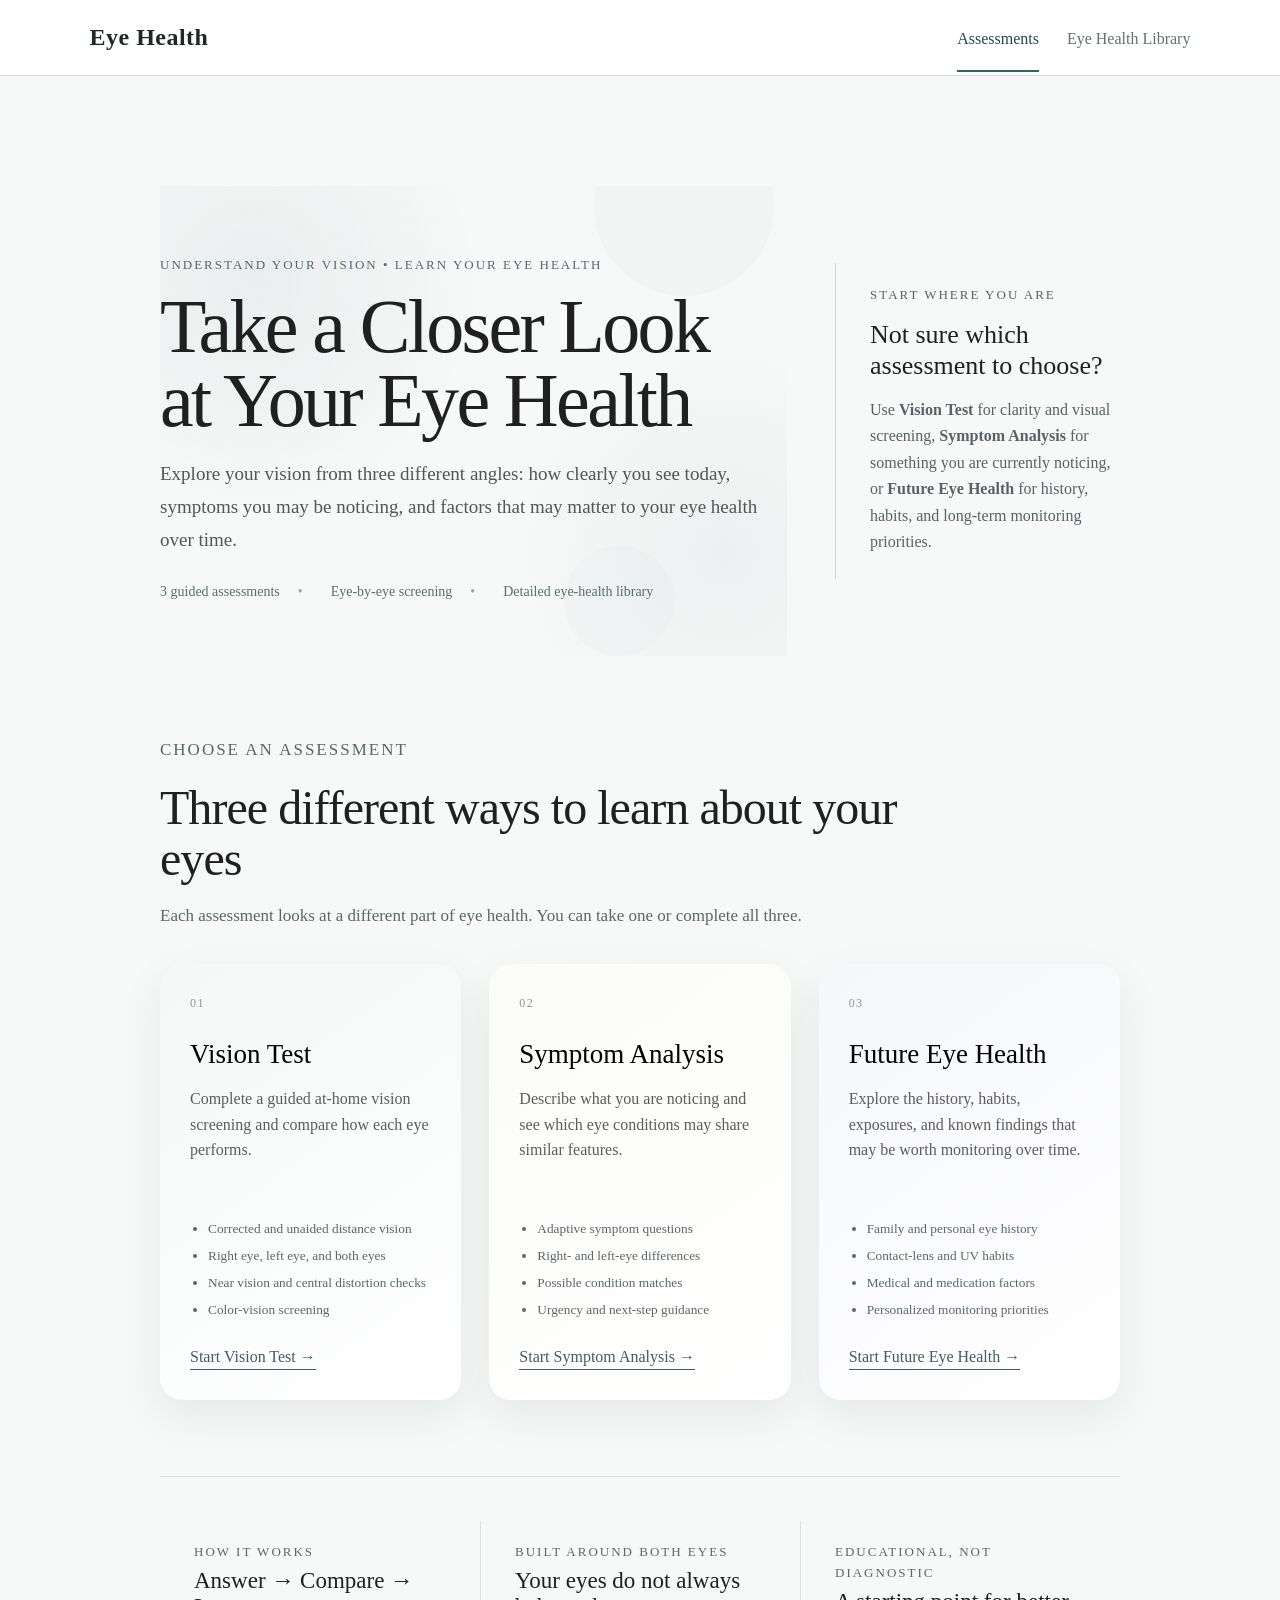
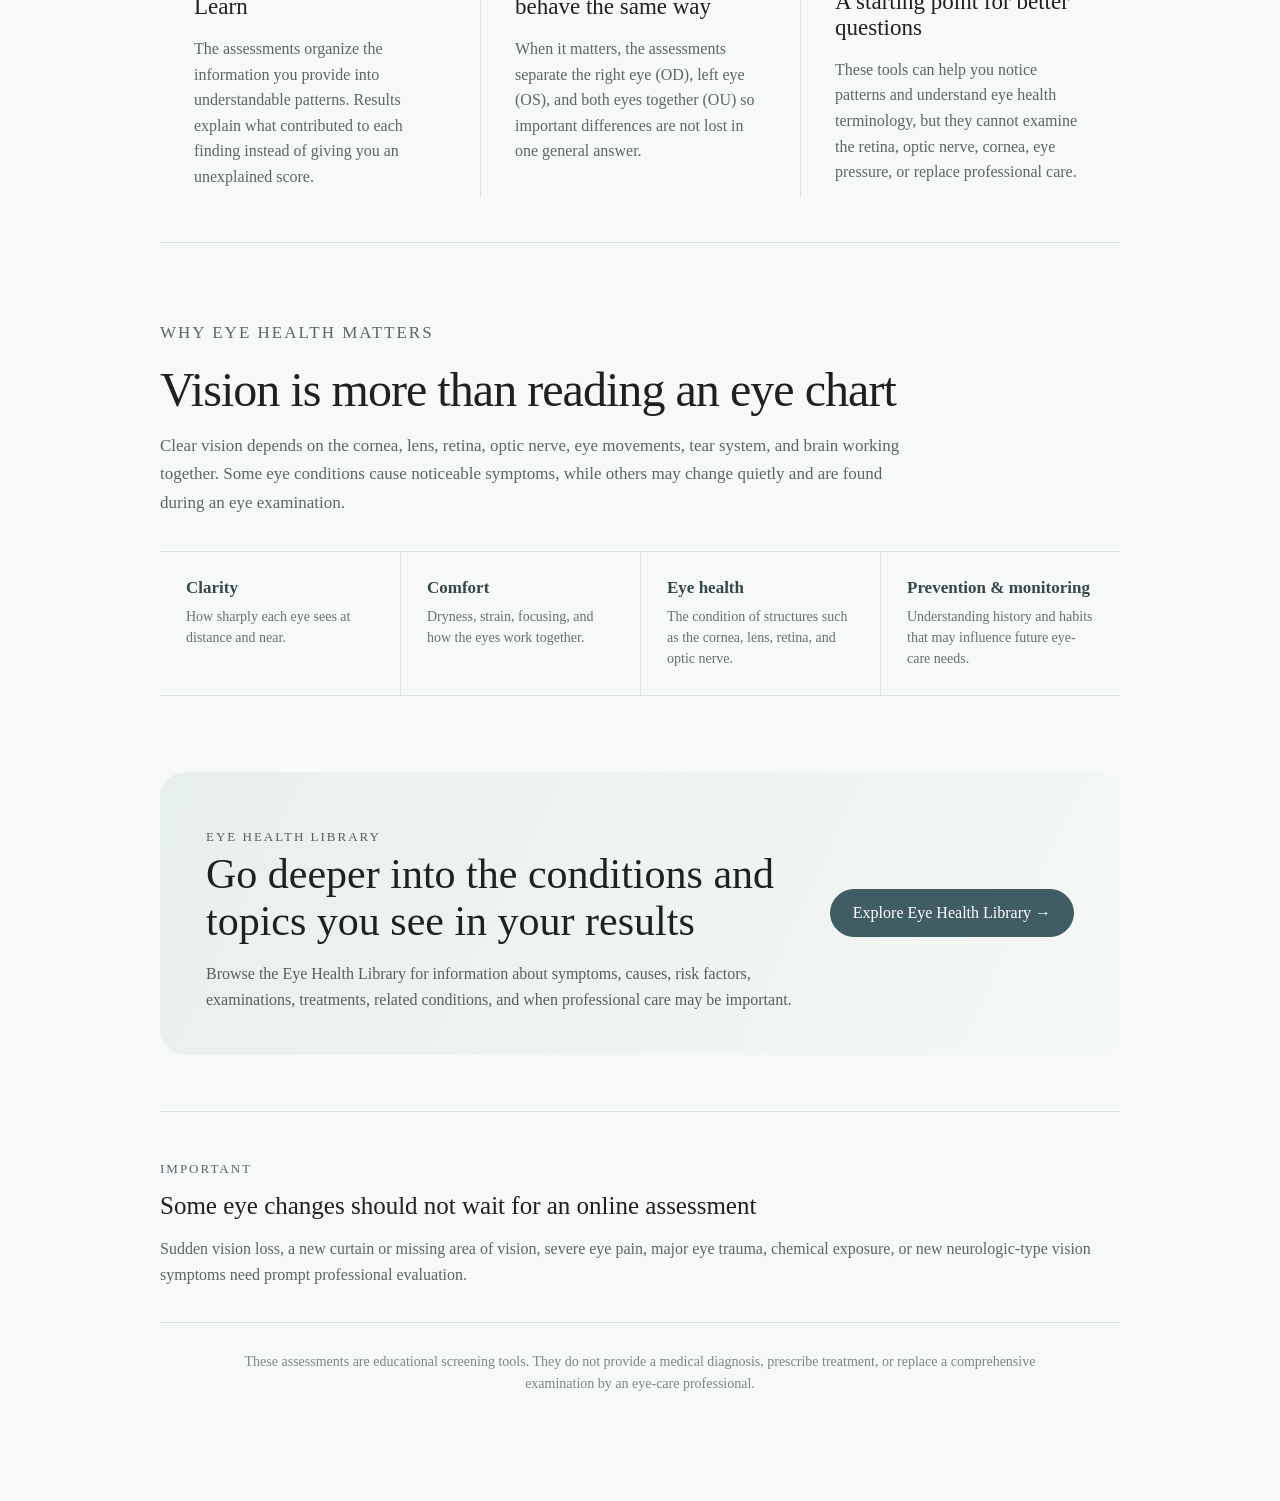
<file: index.html>
<!DOCTYPE html>
<html lang="en">

<head>
    <meta charset="UTF-8">
    <meta name="viewport" content="width=device-width, initial-scale=1.0">

    <title>Eye Health Assessment</title>

    <link rel="stylesheet" href="style.css">
</head>

<body>

    <header class="main-site-header">
        <a class="main-brand" href="index.html">Eye Health</a>
        <nav class="main-site-nav" aria-label="Main navigation">
            <a class="active" href="index.html">Assessments</a>
            <a href="library.html">Eye Health Library</a>
        </nav>
    </header>


    <main class="assessment-container">

        <!-- TEST SELECTION SCREEN -->
        <section id="selectionScreen">

            <div class="home-hero">
                <div class="home-hero-copy">
                    <div class="hero-orb hero-orb-one"></div>
                    <div class="hero-orb hero-orb-two"></div>
                    <p class="eyebrow">UNDERSTAND YOUR VISION • LEARN YOUR EYE HEALTH</p>

                    <h1>Take a Closer Look at Your Eye Health</h1>

                    <p class="intro home-hero-intro">
                        Explore your vision from three different angles: how clearly
                        you see today, symptoms you may be noticing, and factors that
                        may matter to your eye health over time.
                    </p>

                    <div class="home-hero-points">
                        <span>3 guided assessments</span>
                        <span>Eye-by-eye screening</span>
                        <span>Detailed eye-health library</span>
                    </div>
                </div>

                <div class="home-hero-note">
                    <p class="eyebrow">START WHERE YOU ARE</p>
                    <h2>Not sure which assessment to choose?</h2>
                    <p>
                        Use <strong>Vision Test</strong> for clarity and visual screening,
                        <strong>Symptom Analysis</strong> for something you are currently
                        noticing, or <strong>Future Eye Health</strong> for history, habits,
                        and long-term monitoring priorities.
                    </p>
                </div>
            </div>


            <section class="home-section">
                <div class="home-section-heading">
                    <p class="eyebrow">CHOOSE AN ASSESSMENT</p>
                    <h2>Three different ways to learn about your eyes</h2>
                    <p>
                        Each assessment looks at a different part of eye health.
                        You can take one or complete all three.
                    </p>
                </div>

                <div class="test-options">

                    <button class="test-card enhanced-test-card" onclick="startTest('vision')">
                        <div class="test-card-number">01</div>
                        <h2>Vision Test</h2>

                        <p>
                            Complete a guided at-home vision screening and compare
                            how each eye performs.
                        </p>

                        <ul>
                            <li>Corrected and unaided distance vision</li>
                            <li>Right eye, left eye, and both eyes</li>
                            <li>Near vision and central distortion checks</li>
                            <li>Color-vision screening</li>
                        </ul>

                        <span>Start Vision Test →</span>
                    </button>


                    <button class="test-card enhanced-test-card" onclick="startTest('symptom')">
                        <div class="test-card-number">02</div>
                        <h2>Symptom Analysis</h2>

                        <p>
                            Describe what you are noticing and see which eye
                            conditions may share similar features.
                        </p>

                        <ul>
                            <li>Adaptive symptom questions</li>
                            <li>Right- and left-eye differences</li>
                            <li>Possible condition matches</li>
                            <li>Urgency and next-step guidance</li>
                        </ul>

                        <span>Start Symptom Analysis →</span>
                    </button>


                    <button class="test-card enhanced-test-card" onclick="startTest('future')">
                        <div class="test-card-number">03</div>
                        <h2>Future Eye Health</h2>

                        <p>
                            Explore the history, habits, exposures, and known
                            findings that may be worth monitoring over time.
                        </p>

                        <ul>
                            <li>Family and personal eye history</li>
                            <li>Contact-lens and UV habits</li>
                            <li>Medical and medication factors</li>
                            <li>Personalized monitoring priorities</li>
                        </ul>

                        <span>Start Future Eye Health →</span>
                    </button>

                </div>
            </section>


            <section class="home-info-grid">
                <div class="home-info-card">
                    <p class="eyebrow">HOW IT WORKS</p>
                    <h2>Answer → Compare → Learn</h2>
                    <p>
                        The assessments organize the information you provide into
                        understandable patterns. Results explain what contributed
                        to each finding instead of giving you an unexplained score.
                    </p>
                </div>

                <div class="home-info-card">
                    <p class="eyebrow">BUILT AROUND BOTH EYES</p>
                    <h2>Your eyes do not always behave the same way</h2>
                    <p>
                        When it matters, the assessments separate the right eye
                        (OD), left eye (OS), and both eyes together (OU) so important
                        differences are not lost in one general answer.
                    </p>
                </div>

                <div class="home-info-card">
                    <p class="eyebrow">EDUCATIONAL, NOT DIAGNOSTIC</p>
                    <h2>A starting point for better questions</h2>
                    <p>
                        These tools can help you notice patterns and understand eye
                        health terminology, but they cannot examine the retina,
                        optic nerve, cornea, eye pressure, or replace professional care.
                    </p>
                </div>
            </section>


            <section class="home-section home-learn-section">
                <div class="home-section-heading">
                    <p class="eyebrow">WHY EYE HEALTH MATTERS</p>
                    <h2>Vision is more than reading an eye chart</h2>
                    <p>
                        Clear vision depends on the cornea, lens, retina, optic nerve,
                        eye movements, tear system, and brain working together. Some
                        eye conditions cause noticeable symptoms, while others may
                        change quietly and are found during an eye examination.
                    </p>
                </div>

                <div class="home-mini-grid">
                    <div>
                        <strong>Clarity</strong>
                        <p>How sharply each eye sees at distance and near.</p>
                    </div>
                    <div>
                        <strong>Comfort</strong>
                        <p>Dryness, strain, focusing, and how the eyes work together.</p>
                    </div>
                    <div>
                        <strong>Eye health</strong>
                        <p>The condition of structures such as the cornea, lens, retina, and optic nerve.</p>
                    </div>
                    <div>
                        <strong>Prevention & monitoring</strong>
                        <p>Understanding history and habits that may influence future eye-care needs.</p>
                    </div>
                </div>
            </section>


            <div class="library-access-card expanded-library-card">
                <div>
                    <p class="eyebrow">EYE HEALTH LIBRARY</p>
                    <h2>Go deeper into the conditions and topics you see in your results</h2>
                    <p>
                        Browse the Eye Health Library for information about symptoms,
                        causes, risk factors, examinations, treatments, related
                        conditions, and when professional care may be important.
                    </p>
                </div>

                <a class="library-access-button" href="library.html">
                    Explore Eye Health Library →
                </a>
            </div>


            <section class="home-safety-note">
                <p class="eyebrow">IMPORTANT</p>
                <h2>Some eye changes should not wait for an online assessment</h2>
                <p>
                    Sudden vision loss, a new curtain or missing area of vision,
                    severe eye pain, major eye trauma, chemical exposure, or new
                    neurologic-type vision symptoms need prompt professional evaluation.
                </p>
            </section>

            <p class="disclaimer home-disclaimer">
                These assessments are educational screening tools. They do not
                provide a medical diagnosis, prescribe treatment, or replace a
                comprehensive examination by an eye-care professional.
            </p>

        </section>



        <!-- TEST SCREEN -->
        <section id="testScreen" class="hidden">

            <button class="back-button" onclick="returnHome()">
                ← Back to Assessments
            </button>


            <div class="progress-area">

                <div class="progress-information">

                    <span id="testName"></span>

                    <span id="questionCounter"></span>

                </div>


                <div class="progress-track">

                    <div id="progressBar"></div>

                </div>

            </div>


            <div class="question-area">

                <p id="questionCategory" class="eyebrow"></p>

                <h1 id="questionText"></h1>

                <p id="questionExplanation" class="question-explanation"></p>


                <div id="answerChoices" class="answer-choices"></div>


                <div class="navigation">

                    <button
                        id="previousButton"
                        class="secondary-button"
                        onclick="previousQuestion()"
                    >
                        Previous
                    </button>


                    <button
                        id="nextButton"
                        class="primary-button"
                        onclick="nextQuestion()"
                        disabled
                    >
                        Next
                    </button>

                </div>

            </div>

        </section>



        <!-- COMPLETION SCREEN -->
        <section id="completionScreen" class="hidden">

            <p class="eyebrow">ASSESSMENT COMPLETE</p>

            <h1>Your answers have been recorded.</h1>

            <p class="intro">
                Eventually, this is where your personalized eye-health
                results will appear.
            </p>


            <div id="answerSummary"></div>


            <button
                class="primary-button"
                onclick="returnHome()"
            >
                Return to Assessments
            </button>

        </section>

    </main>


    <script src="script.js"></script>

</body>

</html>
</file>
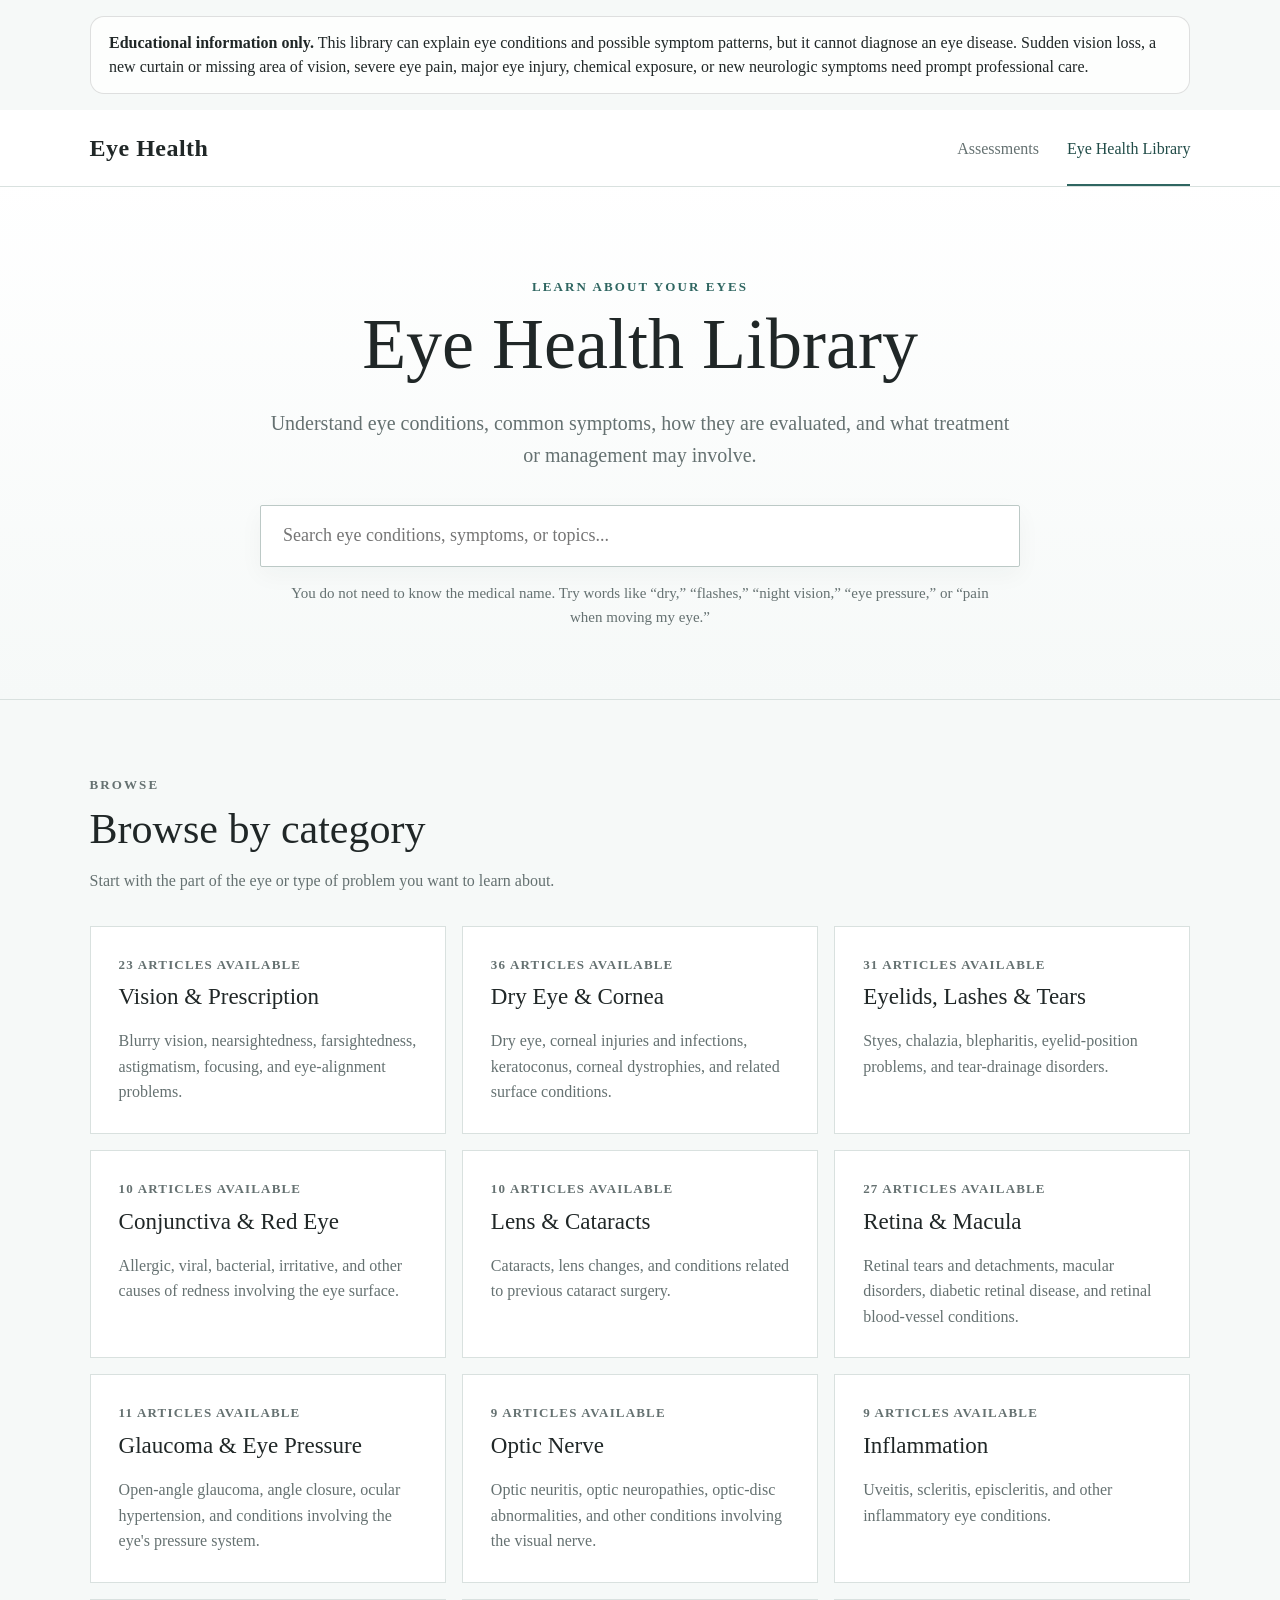
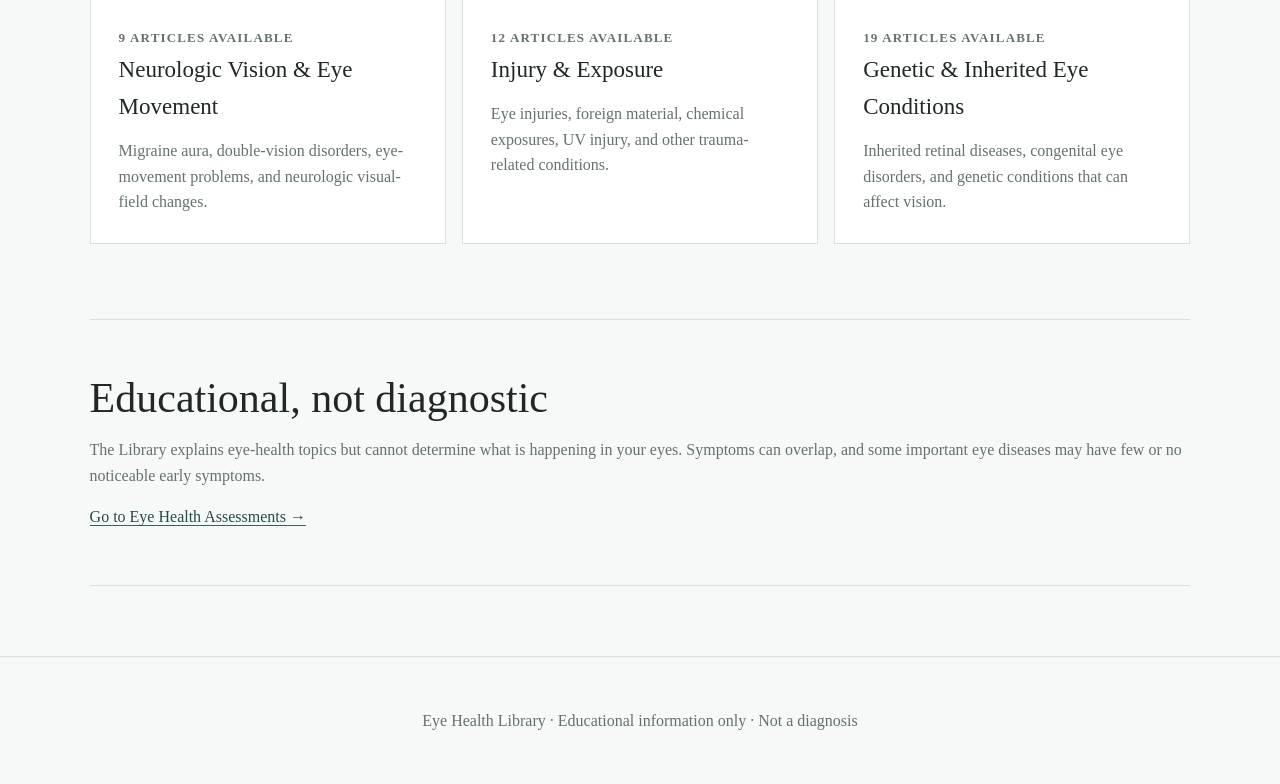
<file: library.html>
<!DOCTYPE html>
<html lang="en">
<head>
    <meta charset="UTF-8">
    <meta name="viewport" content="width=device-width, initial-scale=1.0">
    <title>Eye Health Library</title>
    <link rel="stylesheet" href="library.css">
</head>

<body>

<section class="library-disclaimer" aria-label="Educational information notice">
  <strong>Educational information only.</strong>
  This library can explain eye conditions and possible symptom patterns, but it cannot diagnose an eye disease.
  Sudden vision loss, a new curtain or missing area of vision, severe eye pain, major eye injury, chemical exposure,
  or new neurologic symptoms need prompt professional care.
</section>


    <header class="site-header">
        <a class="brand" href="index.html">Eye Health</a>

        <nav class="site-nav" aria-label="Main navigation">
            <a href="index.html">Assessments</a>
            <a class="active" href="library.html">Eye Health Library</a>
        </nav>
    </header>

    <main>

        <!-- =====================================================
             LIBRARY HOME
        ====================================================== -->

        <section id="libraryHome">

            <div class="hero">
                <p class="eyebrow">LEARN ABOUT YOUR EYES</p>

                <h1>Eye Health Library</h1>

                <p class="hero-copy">
                    Understand eye conditions, common symptoms, how they are
                    evaluated, and what treatment or management may involve.
                </p>

                <div class="search-wrap">
                    <label class="sr-only" for="conditionSearch">
                        Search eye conditions, symptoms, or topics
                    </label>

                    <input
                        id="conditionSearch"
                        type="search"
                        placeholder="Search eye conditions, symptoms, or topics..."
                        autocomplete="off"
                    >
                </div>

                <p class="search-note">
                    You do not need to know the medical name. Try words like
                    “dry,” “flashes,” “night vision,” “eye pressure,” or
                    “pain when moving my eye.”
                </p>
            </div>

            <section id="searchResultsSection" class="content-section hidden">
                <div class="section-heading">
                    <p class="eyebrow">SEARCH RESULTS</p>
                    <h2 id="searchResultsTitle">Results</h2>
                </div>

                <div id="searchResults" class="condition-grid"></div>
            </section>

            <section id="categorySection" class="content-section">
                <div class="section-heading">
                    <p class="eyebrow">BROWSE</p>
                    <h2>Browse by category</h2>
                    <p>
                        Start with the part of the eye or type of problem you
                        want to learn about.
                    </p>
                </div>

                <div id="categoryGrid" class="category-grid"></div>
            </section>

            <section class="library-note">
                <h2>Educational, not diagnostic</h2>

                <p>
                    The Library explains eye-health topics but cannot determine
                    what is happening in your eyes. Symptoms can overlap, and
                    some important eye diseases may have few or no noticeable
                    early symptoms.
                </p>

                <a class="text-link" href="index.html">
                    Go to Eye Health Assessments →
                </a>
            </section>

        </section>


        <!-- =====================================================
             CATEGORY VIEW
        ====================================================== -->

        <section id="categoryView" class="hidden article-shell">

            <button class="back-link" onclick="showLibraryHome()">
                ← Eye Health Library
            </button>

            <div class="article-header">

                <p class="eyebrow">CATEGORY</p>

                <h1 id="categoryTitle"></h1>

                <p id="categoryDescription" class="article-intro"></p>

            </div>

            <div class="search-wrap category-search">
                <input
                    id="categorySearch"
                    type="search"
                    placeholder="Search within this category..."
                    autocomplete="off"
                >
            </div>

            <div id="categoryConditions" class="condition-grid"></div>

        </section>


        <!-- =====================================================
             CONDITION ARTICLE
        ====================================================== -->

        <article id="conditionView" class="hidden article-shell">

            <button id="articleBackButton" class="back-link">
                ← Eye Health Library
            </button>

            <header class="article-header">

                <div id="conditionTags" class="tag-row"></div>

                <h1 id="conditionName"></h1>

                <p id="conditionIntro" class="article-intro"></p>

                <div class="view-switch" role="group" aria-label="Article detail level">
                    <button
                        id="simpleViewButton"
                        class="view-switch-button selected"
                        onclick="setDetailLevel('simple')"
                    >
                        Simple
                    </button>

                    <button
                        id="detailedViewButton"
                        class="view-switch-button"
                        onclick="setDetailLevel('detailed')"
                    >
                        Detailed
                    </button>
                </div>

            </header>


            <section class="article-section">
                <p class="eyebrow">OVERVIEW</p>
                <h2>What is it?</h2>

                <div id="overviewText"></div>
                <div id="overviewDetailed" class="detailed-content hidden"></div>
            </section>


            <section class="article-section">
                <p class="eyebrow">SYMPTOMS</p>
                <h2>What might someone notice?</h2>

                <div id="symptomGrid" class="fact-grid"></div>

                <div id="symptomsDetailed" class="detailed-content hidden"></div>
            </section>


            <section class="article-section">
                <p class="eyebrow">CAUSES & RISK</p>
                <h2>Why can it happen?</h2>

                <div id="causeCards" class="stack-grid"></div>

                <div id="riskSection">
                    <h3>Factors that may matter</h3>
                    <ul id="riskList"></ul>
                </div>

                <div id="causesDetailed" class="detailed-content hidden"></div>
            </section>


            <section class="article-section">
                <p class="eyebrow">EYE EXAM</p>
                <h2>How might an eye doctor evaluate it?</h2>

                <p id="diagnosisText"></p>

                <div id="examCards" class="stack-grid compact"></div>

                <div id="diagnosisDetailed" class="detailed-content hidden"></div>
            </section>


            <section class="article-section">
                <p class="eyebrow">MANAGEMENT</p>
                <h2>How is it managed or treated?</h2>

                <p id="treatmentIntro"></p>

                <div id="treatmentCards" class="stack-grid"></div>

                <div id="treatmentDetailed" class="detailed-content hidden"></div>
            </section>


            <section id="seekCareBox" class="seek-care-box">
                <p class="eyebrow">WHEN TO SEEK CARE</p>
                <h2 id="seekCareHeading"></h2>
                <p id="seekCareText"></p>
            </section>


            <section class="article-section">
                <p class="eyebrow">RELATED TOPICS</p>
                <h2>Keep learning</h2>

                <div id="relatedConditions" class="condition-grid"></div>
            </section>


            <section class="article-section source-section">
                <p class="eyebrow">SOURCES</p>
                <h2>Medical references</h2>

                <p>
                    Articles in this Library are written in patient-friendly
                    language using established eye-health references. The
                    sources below can be used for more information.
                </p>

                <div id="sourceLinks"></div>
            </section>


            <section class="assessment-cta">
                <p class="eyebrow">HAVING EYE OR VISION SYMPTOMS?</p>
                <h2>Organize what you are noticing.</h2>

                <p>
                    The Symptom Analysis asks adaptive questions about what
                    you are experiencing and provides educational pattern
                    matches that may be useful to discuss with an eye-care
                    professional.
                </p>

                <a class="primary-button" href="index.html">
                    Start Symptom Analysis
                </a>
            </section>

        </article>

    </main>

    <footer class="site-footer">
        <p>
            Eye Health Library · Educational information only · Not a diagnosis
        </p>
    </footer>

    <script src="library.js"></script>

</body>
</html>
</file>
<file: style.css>
* {
    box-sizing: border-box;
}

body {
    margin: 0;
    background-color: #f7f8f8;
    color: #202020;
    font-family: "Times New Roman", Times, serif;
}

button {
    font-family: "Times New Roman", Times, serif;
}

.assessment-container {
    width: 90%;
    max-width: 1000px;
    margin: 0 auto;
    padding: 80px 20px;
}

h1 {
    font-size: 46px;
    font-weight: normal;
    margin: 10px 0 20px;
}

h2 {
    font-size: 25px;
    font-weight: normal;
}

p {
    line-height: 1.6;
}

.eyebrow {
    font-size: 13px;
    letter-spacing: 2px;
    color: #52686e;
}

.intro {
    max-width: 650px;
    font-size: 19px;
    color: #555;
    margin-bottom: 45px;
}


/* TEST CARDS */

.test-options {
    display: grid;
    grid-template-columns: repeat(3, 1fr);
    gap: 20px;
}

.test-card {
    background: white;
    border: 1px solid #d7dede;
    border-radius: 4px;

    padding: 30px;

    text-align: left;
    cursor: pointer;

    min-height: 270px;

    transition: 0.2s;
}

.test-card:hover {
    transform: translateY(-3px);
    border-color: #81999e;
    box-shadow: 0 5px 20px rgba(0, 0, 0, 0.06);
}

.test-card p {
    color: #5c5c5c;
    font-size: 16px;
    min-height: 115px;
}

.test-card span {
    color: #405d63;
    font-size: 16px;
}

.disclaimer {
    margin-top: 40px;
    color: #777;
    font-size: 14px;
}


/* TEST */

.hidden {
    display: none;
}

.back-button {
    border: none;
    background: none;
    padding: 0;
    cursor: pointer;
    color: #52686e;
    font-size: 16px;
    margin-bottom: 45px;
}

.progress-area {
    margin-bottom: 60px;
}

.progress-information {
    display: flex;
    justify-content: space-between;
    color: #666;
    margin-bottom: 10px;
}

.progress-track {
    width: 100%;
    height: 5px;
    background: #dde3e3;
}

#progressBar {
    height: 100%;
    width: 0%;
    background: #52686e;
    transition: width 0.3s;
}

.question-area {
    max-width: 720px;
    margin: 0 auto;
}

.question-area h1 {
    font-size: 35px;
}

.question-explanation {
    color: #666;
    font-size: 17px;
    margin-bottom: 35px;
}


/* ANSWERS */

.answer-choices {
    display: grid;
    gap: 12px;
}

.answer-button {
    width: 100%;

    background: white;

    border: 1px solid #ccd5d6;
    border-radius: 3px;

    padding: 18px 20px;

    text-align: left;

    font-size: 17px;

    cursor: pointer;
}

.answer-button:hover {
    border-color: #52686e;
}

.answer-button.selected {
    border: 2px solid #52686e;
    background: #f0f4f4;
}


/* NAVIGATION */

.navigation {
    display: flex;
    justify-content: space-between;
    margin-top: 50px;
}

.primary-button,
.secondary-button {
    padding: 13px 28px;
    font-size: 16px;
    cursor: pointer;
}

.primary-button {
    background: #405d63;
    color: white;
    border: 1px solid #405d63;
}

.primary-button:disabled {
    opacity: 0.4;
    cursor: not-allowed;
}

.secondary-button {
    background: white;
    color: #405d63;
    border: 1px solid #aab7b9;
}


/* MOBILE */

@media (max-width: 750px) {

    .assessment-container {
        padding: 45px 15px;
    }

    h1 {
        font-size: 36px;
    }

    .test-options {
        grid-template-columns: 1fr;
    }

    .test-card {
        min-height: auto;
    }

    .test-card p {
        min-height: auto;
    }

}

/* =========================================================
   SITE NAVIGATION + LIBRARY CONNECTION
   ========================================================= */

.main-site-header {
    min-height: 76px;
    padding: 0 7vw;
    border-bottom: 1px solid #d9e1df;
    background: rgba(255, 255, 255, 0.96);
    display: flex;
    align-items: center;
    justify-content: space-between;
    gap: 30px;
}

.main-brand {
    color: #202727;
    text-decoration: none;
    font-size: 24px;
    font-weight: bold;
    letter-spacing: 0.02em;
}

.main-site-nav {
    display: flex;
    gap: 28px;
}

.main-site-nav a {
    color: #657171;
    text-decoration: none;
    font-size: 16px;
    padding: 26px 0 22px;
    border-bottom: 2px solid transparent;
}

.main-site-nav a:hover,
.main-site-nav a.active {
    color: #214c48;
    border-bottom-color: #2f6661;
}

.library-access-card {
    margin-top: 28px;
    padding: 30px;
    border: 1px solid #d7dede;
    background: white;
    display: flex;
    justify-content: space-between;
    align-items: center;
    gap: 30px;
}

.library-access-card h2 {
    margin: 4px 0 8px;
}

.library-access-card p {
    margin-bottom: 0;
    max-width: 650px;
    color: #5c5c5c;
}

.library-access-button {
    flex: 0 0 auto;
    padding: 13px 20px;
    background: #405d63;
    color: white;
    border: 1px solid #405d63;
    text-decoration: none;
}

@media (max-width: 750px) {
    .main-site-header {
        padding: 0 5vw;
        align-items: flex-start;
        flex-direction: column;
        gap: 0;
        padding-top: 18px;
    }

    .main-site-nav {
        gap: 20px;
    }

    .main-site-nav a {
        padding: 14px 0 16px;
    }

    .library-access-card {
        align-items: flex-start;
        flex-direction: column;
    }
}


/* =========================================================
   VISION TEST v1.0
   ========================================================= */

.prescription-form,
.calibration-tool,
.acuity-screen {
    width: 100%;
}

.rx-heading-row,
.rx-row {
    display: grid;
    grid-template-columns: minmax(130px, 1fr) minmax(130px, 1fr) minmax(130px, 1fr);
    gap: 12px;
    align-items: center;
}

.rx-heading-row {
    margin-bottom: 10px;
    color: #405d63;
}

.rx-row {
    margin-bottom: 10px;
}

.rx-row input {
    width: 100%;
    padding: 13px 12px;
    border: 1px solid #ccd5d6;
    background: white;
    font: inherit;
}

.rx-help {
    margin: 24px 0;
    padding: 18px;
    border: 1px solid #d7dede;
    background: #f7f9f9;
    color: #555;
}

.rx-help p {
    margin: 8px 0 0;
}

.rx-save-button,
.rx-skip-button {
    margin-right: 10px;
    margin-bottom: 10px;
}

.calibration-instruction {
    color: #555;
}

.calibration-card {
    height: 54px;
    max-width: 100%;
    margin: 30px auto;
    border: 2px solid #405d63;
    background: white;
    display: flex;
    align-items: center;
    justify-content: center;
    color: #607174;
    font-size: 13px;
    overflow: hidden;
}

.calibration-slider {
    width: 100%;
    margin: 5px 0 28px;
}

.calibration-actions {
    display: flex;
    flex-wrap: wrap;
    gap: 10px;
}

.calibration-note,
.acuity-warning {
    color: #777;
    font-size: 14px;
    margin-top: 18px;
}

.acuity-meta {
    display: flex;
    flex-wrap: wrap;
    gap: 10px 20px;
    margin-bottom: 22px;
    color: #5b6b6e;
    font-size: 14px;
}

.acuity-chart {
    width: 100%;
    overflow: auto;
    padding: 28px 12px;
    border: 1px solid #ccd5d6;
    background: white;
}

.acuity-row {
    min-height: 58px;
    display: grid;
    grid-template-columns: 70px 1fr;
    align-items: center;
    border-bottom: 1px solid #eef1f1;
}

.acuity-row:last-child {
    border-bottom: 0;
}

.acuity-label {
    color: #7a8587;
    font-size: 13px;
}

.acuity-letters {
    display: block;
    font-family: Arial, Helvetica, sans-serif;
    font-weight: 700;
    letter-spacing: 0.22em;
    line-height: 1.15;
    white-space: nowrap;
    color: #111;
}

.acuity-direction {
    margin: 20px 0;
    color: #555;
}

.acuity-answer-grid {
    display: grid;
    gap: 10px;
}

.amsler-grid {
    position: relative;
    width: min(420px, 90vw);
    aspect-ratio: 1;
    margin: 20px auto 30px;
    background: white;
    border: 1px solid #111;
    overflow: hidden;
}

.amsler-line {
    position: absolute;
    display: block;
    background: #333;
    opacity: 0.78;
}

.amsler-line.vertical {
    top: 0;
    bottom: 0;
    width: 1px;
}

.amsler-line.horizontal {
    left: 0;
    right: 0;
    height: 1px;
}

.amsler-dot {
    position: absolute;
    width: 8px;
    height: 8px;
    border-radius: 50%;
    background: #111;
    top: 50%;
    left: 50%;
    transform: translate(-50%, -50%);
}

.red-comparison-target {
    width: min(230px, 60vw);
    aspect-ratio: 1;
    margin: 20px auto 32px;
    background: rgb(210, 20, 20);
    border: 1px solid rgba(0,0,0,.15);
}

.vision-results-card {
    background: white;
    border: 1px solid #d7dede;
    padding: 28px;
    margin: 24px 0;
}

.vision-results-card h2 {
    margin-top: 4px;
}

.vision-result-table {
    width: 100%;
    border-collapse: collapse;
    margin: 20px 0;
}

.vision-result-table th,
.vision-result-table td {
    text-align: left;
    vertical-align: top;
    padding: 13px 10px;
    border-bottom: 1px solid #dde3e3;
}

.vision-finding-list {
    display: grid;
    gap: 12px;
}

.vision-finding-list > div {
    padding: 14px 0;
    border-bottom: 1px solid #eef1f1;
}

.vision-next-step {
    border-left: 4px solid #52686e;
}

.vision-result-actions {
    display: flex;
    flex-wrap: wrap;
    gap: 10px;
    margin: 30px 0;
}

.vision-library-link {
    display: inline-block;
    text-decoration: none;
}

@media (max-width: 650px) {
    .rx-heading-row,
    .rx-row {
        grid-template-columns: 1fr;
    }

    .rx-heading-row span:first-child {
        display: none;
    }

    .rx-heading-row strong {
        display: none;
    }

    .rx-row label {
        margin-top: 10px;
        font-weight: bold;
    }

    .acuity-row {
        grid-template-columns: 55px 1fr;
    }

    .vision-result-table {
        font-size: 14px;
    }
}


/* =========================================================
   COLOR VISION SCREEN
   ========================================================= */

.color-test-notice {
    margin-bottom: 24px;
    padding: 16px 18px;
    border: 1px solid #d7dede;
    background: #f7f9f9;
    color: #555;
}

.color-plate-grid {
    display: grid;
    grid-template-columns: repeat(2, minmax(0, 1fr));
    gap: 18px;
    margin-bottom: 24px;
}

.color-plate-card {
    padding: 18px;
    border: 1px solid #d7dede;
    background: white;
}

.color-plate-label {
    margin: 0 0 10px;
    color: #657171;
    font-size: 14px;
}

.color-plate-canvas {
    display: block;
    width: min(100%, 300px);
    height: auto;
    margin: 0 auto 15px;
    border-radius: 50%;
    background: #ece9da;
}

.color-plate-card label {
    display: grid;
    gap: 8px;
    color: #555;
}

.color-plate-select {
    width: 100%;
    padding: 12px;
    border: 1px solid #ccd5d6;
    background: white;
    font: inherit;
}

.color-submit,
.color-unsure {
    margin-right: 10px;
    margin-bottom: 10px;
}

@media (max-width: 650px) {
    .color-plate-grid {
        grid-template-columns: 1fr;
    }
}


/* =========================================================
   FUTURE EYE HEALTH v1.0
   ========================================================= */
.future-text-input textarea {
    width: 100%; box-sizing: border-box; padding: 14px; border: 1px solid #ccd5d6;
    background: white; font: inherit; resize: vertical; margin-bottom: 14px;
}
.future-text-input .primary-button, .future-text-input .secondary-button { margin-right:10px; margin-bottom:10px; }
.future-overview-card,.future-result-card,.future-positive-card,.future-routine-card,.future-note-card,.future-limit-card {
    background:white; border:1px solid #d7dede; padding:28px; margin:22px 0;
}
.future-priority-grid { display:grid; gap:18px; }
.future-result-top { display:flex; justify-content:space-between; gap:18px; align-items:flex-start; flex-wrap:wrap; }
.future-result-card h3 { margin:22px 0 8px; font-size:17px; }
.future-result-card ul,.future-positive-card ul { padding-left:22px; }
.future-result-card li,.future-positive-card li { margin:8px 0; line-height:1.5; }
.future-level { padding:7px 10px; border:1px solid #cbd5d4; font-size:13px; white-space:nowrap; }
.future-level-high { background:#f3e8e5; }
.future-level-increased { background:#f4eee2; }
.future-level-attention { background:#eef2eb; }
.future-level-routine { background:#f5f7f7; }
.future-learn { display:inline-block; text-decoration:none; margin-top:14px; }
.future-positive-card { border-left:4px solid #607a68; }
.future-limit-card { border-left:4px solid #52686e; }
.future-routine-tags { display:flex; flex-wrap:wrap; gap:8px; margin:16px 0; }
.future-routine-tags span { padding:8px 10px; border:1px solid #d7dede; background:#f7f9f9; font-size:14px; }
.future-result-actions { display:flex; flex-wrap:wrap; gap:10px; margin:30px 0; }
@media(max-width:650px){ .future-result-top{display:block}.future-level{display:inline-block;margin-top:8px} }


/* =========================================================
   EXPANDED HOME PAGE
   ========================================================= */

.home-hero {
    display: grid;
    grid-template-columns: minmax(0, 1.6fr) minmax(280px, 0.8fr);
    gap: 28px;
    align-items: stretch;
    margin-bottom: 46px;
}

.home-hero-copy,
.home-hero-note {
    background: white;
    border: 1px solid #d7dede;
    padding: 34px;
}

.home-hero-copy {
    padding: 46px 42px;
}

.home-hero-copy h1 {
    max-width: 760px;
    margin-bottom: 18px;
}

.home-hero-intro {
    max-width: 760px;
    margin-bottom: 26px;
}

.home-hero-points {
    display: flex;
    flex-wrap: wrap;
    gap: 10px;
}

.home-hero-points span {
    padding: 8px 11px;
    border: 1px solid #d6dfde;
    background: #f6f8f8;
    color: #526466;
    font-size: 14px;
}

.home-hero-note {
    border-top: 4px solid #58716e;
}

.home-hero-note h2 {
    margin: 6px 0 12px;
}

.home-hero-note p {
    color: #586264;
    line-height: 1.65;
}

.home-section {
    margin: 42px 0;
}

.home-section-heading {
    max-width: 780px;
    margin-bottom: 24px;
}

.home-section-heading h2 {
    margin: 5px 0 10px;
}

.home-section-heading p {
    color: #5c6667;
    line-height: 1.65;
}

.enhanced-test-card {
    position: relative;
    text-align: left;
    overflow: hidden;
}

.test-card-number {
    margin-bottom: 18px;
    color: #8a9998;
    font-size: 13px;
    letter-spacing: .12em;
}

.enhanced-test-card ul {
    margin: 18px 0 24px;
    padding-left: 20px;
    color: #5c6667;
    line-height: 1.5;
}

.enhanced-test-card li {
    margin: 7px 0;
}

.home-info-grid {
    display: grid;
    grid-template-columns: repeat(3, minmax(0, 1fr));
    gap: 18px;
    margin: 42px 0;
}

.home-info-card {
    padding: 26px;
    background: white;
    border: 1px solid #d7dede;
}

.home-info-card h2 {
    margin: 5px 0 10px;
    font-size: 21px;
}

.home-info-card p {
    margin-bottom: 0;
    color: #5c6667;
    line-height: 1.6;
}

.home-learn-section {
    padding: 34px;
    border: 1px solid #d7dede;
    background: #f7f9f9;
}

.home-mini-grid {
    display: grid;
    grid-template-columns: repeat(4, minmax(0, 1fr));
    gap: 14px;
    margin-top: 26px;
}

.home-mini-grid > div {
    padding: 20px;
    background: white;
    border: 1px solid #dfe5e4;
}

.home-mini-grid strong {
    display: block;
    margin-bottom: 8px;
    color: #344849;
}

.home-mini-grid p {
    margin: 0;
    color: #667171;
    line-height: 1.5;
    font-size: 14px;
}

.expanded-library-card {
    margin-top: 42px;
}

.home-safety-note {
    margin: 28px 0 20px;
    padding: 26px 28px;
    background: white;
    border: 1px solid #d7dede;
    border-left: 4px solid #52686e;
}

.home-safety-note h2 {
    margin: 5px 0 10px;
}

.home-safety-note p:last-child {
    margin-bottom: 0;
    color: #5c6667;
    line-height: 1.6;
}

.home-disclaimer {
    max-width: 850px;
    margin: 24px auto 8px;
    text-align: center;
}

@media (max-width: 900px) {
    .home-hero {
        grid-template-columns: 1fr;
    }

    .home-info-grid {
        grid-template-columns: 1fr;
    }

    .home-mini-grid {
        grid-template-columns: repeat(2, minmax(0, 1fr));
    }
}

@media (max-width: 620px) {
    .home-hero-copy,
    .home-hero-note,
    .home-learn-section {
        padding: 24px;
    }

    .home-mini-grid {
        grid-template-columns: 1fr;
    }
}


/* =========================================================
   SOFTER / LESS BLOCKY HOMEPAGE OVERRIDES
   ========================================================= */

#selectionScreen {
    max-width: 1180px;
    margin: 0 auto;
}

.home-hero {
    grid-template-columns: minmax(0, 1.65fr) minmax(260px, 0.75fr);
    gap: 48px;
    align-items: center;
    margin: 30px 0 80px;
}

.home-hero-copy {
    position: relative;
    overflow: hidden;
    border: 0;
    background:
        radial-gradient(circle at 15% 20%, rgba(111, 146, 142, .10), transparent 34%),
        radial-gradient(circle at 90% 78%, rgba(157, 180, 176, .12), transparent 30%);
    padding: 56px 18px 56px 0;
}

.home-hero-copy h1 {
    font-size: clamp(42px, 6vw, 76px);
    line-height: 0.98;
    max-width: 850px;
    letter-spacing: -0.035em;
}

.home-hero-intro {
    font-size: 19px;
    line-height: 1.75;
    max-width: 720px;
}

.home-hero-points {
    margin-top: 28px;
}

.home-hero-points span {
    border: 0;
    background: transparent;
    padding: 0 18px 0 0;
    color: #5b6d6c;
    position: relative;
}

.home-hero-points span:not(:last-child)::after {
    content: "•";
    margin-left: 18px;
    color: #9ba8a6;
}

.home-hero-note {
    border: 0;
    border-left: 1px solid #cfd8d6;
    background: transparent;
    padding: 8px 0 8px 34px;
}

.home-hero-note h2 {
    font-size: 26px;
    line-height: 1.2;
}

.hero-orb {
    position: absolute;
    border-radius: 999px;
    pointer-events: none;
    opacity: .35;
}

.hero-orb-one {
    width: 180px;
    height: 180px;
    right: 2%;
    top: -70px;
    background: rgba(121, 153, 149, .12);
}

.hero-orb-two {
    width: 110px;
    height: 110px;
    right: 18%;
    bottom: 0;
    background: rgba(155, 178, 174, .14);
}

/* Section headings feel more editorial */
.home-section {
    margin: 76px 0;
}

.home-section-heading {
    max-width: 760px;
    margin-bottom: 34px;
}

.home-section-heading h2 {
    font-size: clamp(30px, 4vw, 48px);
    line-height: 1.08;
    letter-spacing: -0.02em;
}

.home-section-heading p {
    font-size: 17px;
}

/* Assessment cards: fewer box edges, more depth + variation */
.test-options {
    gap: 28px;
}

.enhanced-test-card {
    border: 0 !important;
    border-radius: 22px;
    padding: 32px 30px 30px;
    box-shadow: 0 16px 40px rgba(40, 65, 64, .08);
    transition: transform .2s ease, box-shadow .2s ease;
}

.enhanced-test-card:nth-child(1) {
    background: linear-gradient(145deg, #f5f8f7, #ffffff);
}

.enhanced-test-card:nth-child(2) {
    background: linear-gradient(145deg, #fbfbf7, #ffffff);
}

.enhanced-test-card:nth-child(3) {
    background: linear-gradient(145deg, #f6f7fb, #ffffff);
}

.enhanced-test-card:hover {
    transform: translateY(-4px);
    box-shadow: 0 20px 50px rgba(40, 65, 64, .12);
}

.test-card-number {
    font-size: 12px;
    margin-bottom: 28px;
}

.enhanced-test-card h2 {
    font-size: 27px;
    margin-bottom: 12px;
}

.enhanced-test-card ul {
    padding-left: 18px;
}

.enhanced-test-card span {
    display: inline-block;
    margin-top: 4px;
    border-bottom: 1px solid currentColor;
    padding-bottom: 3px;
}

/* Replace the three info boxes with open columns */
.home-info-grid {
    border-top: 1px solid #dce3e1;
    border-bottom: 1px solid #dce3e1;
    padding: 44px 0;
    gap: 0;
}

.home-info-card {
    border: 0;
    background: transparent;
    padding: 8px 34px;
}

.home-info-card + .home-info-card {
    border-left: 1px solid #dce3e1;
}

.home-info-card h2 {
    font-size: 23px;
}

/* Why eye health matters: no containing box */
.home-learn-section {
    border: 0;
    background: transparent;
    padding: 0;
}

.home-mini-grid {
    gap: 0;
    border-top: 1px solid #dce3e1;
    border-bottom: 1px solid #dce3e1;
}

.home-mini-grid > div {
    border: 0;
    background: transparent;
    padding: 26px 26px;
}

.home-mini-grid > div + div {
    border-left: 1px solid #dce3e1;
}

.home-mini-grid strong {
    font-size: 17px;
}

/* Library feature becomes a wide band instead of a card */
.expanded-library-card {
    border: 0 !important;
    border-radius: 26px;
    background:
        linear-gradient(115deg, rgba(229, 238, 236, .86), rgba(244, 248, 247, .92));
    padding: 42px 46px;
    box-shadow: none;
}

.expanded-library-card h2 {
    font-size: clamp(28px, 4vw, 42px);
    line-height: 1.12;
    max-width: 720px;
}

.library-access-button {
    border-radius: 999px;
    padding: 14px 22px;
}

/* Safety note is now a quiet text band */
.home-safety-note {
    border: 0;
    border-top: 1px solid #dce3e1;
    border-bottom: 1px solid #dce3e1;
    background: transparent;
    padding: 34px 0;
    margin: 56px 0 28px;
}

.home-safety-note h2 {
    font-size: 25px;
}

.home-disclaimer {
    color: #7b8786;
    padding-bottom: 18px;
}

/* soften overall buttons */
.primary-button,
.secondary-button,
.library-access-button {
    border-radius: 999px;
}

/* Mobile */
@media (max-width: 900px) {
    .home-hero {
        gap: 24px;
        margin-bottom: 54px;
    }

    .home-hero-copy {
        padding-right: 0;
    }

    .home-hero-note {
        border-left: 0;
        border-top: 1px solid #dce3e1;
        padding: 24px 0 0;
    }

    .home-info-grid {
        grid-template-columns: 1fr;
    }

    .home-info-card {
        padding: 22px 0;
    }

    .home-info-card + .home-info-card {
        border-left: 0;
        border-top: 1px solid #e1e7e6;
    }

    .home-mini-grid {
        grid-template-columns: 1fr 1fr;
    }

    .home-mini-grid > div + div {
        border-left: 0;
    }

    .home-mini-grid > div:nth-child(even) {
        border-left: 1px solid #dce3e1;
    }

    .home-mini-grid > div:nth-child(n+3) {
        border-top: 1px solid #dce3e1;
    }

    .expanded-library-card {
        padding: 32px 28px;
    }
}

@media (max-width: 620px) {
    .home-hero-copy h1 {
        font-size: 44px;
    }

    .home-mini-grid {
        grid-template-columns: 1fr;
    }

    .home-mini-grid > div:nth-child(even) {
        border-left: 0;
    }

    .home-mini-grid > div + div {
        border-top: 1px solid #dce3e1;
    }

    .enhanced-test-card {
        border-radius: 18px;
    }
}


/* =========================================================
   SHARED POST-TEST ACTION SYSTEM
   ========================================================= */

.result-card-actions {
    margin-top: 22px;
}

.result-learn-link {
    display: inline-block;
    color: #315b57;
    text-decoration: none;
    border-bottom: 1px solid #9fb3b0;
    padding-bottom: 3px;
    font-weight: 600;
}

.result-learn-link:hover {
    color: #1f4542;
    border-bottom-color: #315b57;
}

.post-test-actions {
    margin: 58px 0 20px;
    padding-top: 38px;
    border-top: 1px solid #d9e1df;
}

.post-test-actions-heading {
    max-width: 720px;
    margin-bottom: 26px;
}

.post-test-actions-heading h2 {
    margin: 5px 0 10px;
    font-size: clamp(28px, 4vw, 40px);
    letter-spacing: -0.02em;
}

.post-test-actions-heading p:last-child {
    color: #657171;
    line-height: 1.6;
}

.post-test-primary-actions,
.post-test-secondary-actions {
    display: flex;
    flex-wrap: wrap;
    gap: 11px;
}

.post-test-primary-actions {
    margin-bottom: 16px;
}

.post-action {
    min-height: 47px;
    box-sizing: border-box;
    display: inline-flex;
    align-items: center;
    justify-content: center;
    gap: 9px;
    padding: 12px 18px;
    border-radius: 999px;
    font: inherit;
    cursor: pointer;
    text-decoration: none;
    transition: transform .15s ease, box-shadow .15s ease, background .15s ease;
}

.post-action:hover {
    transform: translateY(-1px);
}

.post-action-primary {
    border: 1px solid #405d63;
    background: #405d63;
    color: white;
}

.post-action-primary-soft {
    border: 1px solid #cad7d5;
    background: #eef4f2;
    color: #294d49;
}

.post-action-secondary {
    border: 1px solid #cdd6d5;
    background: white;
    color: #465756;
}

.post-action-link {
    border: 0;
    background: transparent;
    color: #6b7776;
    padding-left: 8px;
    padding-right: 8px;
}

.post-action-note {
    padding: 3px 7px;
    border-radius: 999px;
    background: rgba(255,255,255,.58);
    font-size: 11px;
    letter-spacing: .03em;
}

@media (max-width: 650px) {
    .post-test-primary-actions,
    .post-test-secondary-actions {
        flex-direction: column;
    }

    .post-action {
        width: 100%;
    }
}
</file>
<file: library.css>
/* =========================================================
   EYE HEALTH LIBRARY
   ========================================================= */

:root {
    --background: #f6f9f8;
    --paper: #ffffff;
    --text: #202727;
    --muted: #657171;
    --line: #d9e1df;
    --soft: #edf3f1;
    --accent: #2f6661;
    --accent-dark: #214c48;
    --warning: #f7f1e7;
    --warning-line: #d8c8ad;
}

* {
    box-sizing: border-box;
}

html {
    scroll-behavior: smooth;
}

body {
    margin: 0;
    background: var(--background);
    color: var(--text);
    font-family: "Times New Roman", Times, serif;
    line-height: 1.6;
}

button,
input,
a {
    font-family: inherit;
}

button,
a {
    -webkit-tap-highlight-color: transparent;
}

.hidden {
    display: none !important;
}

.sr-only {
    position: absolute;
    width: 1px;
    height: 1px;
    padding: 0;
    margin: -1px;
    overflow: hidden;
    clip: rect(0, 0, 0, 0);
    white-space: nowrap;
    border: 0;
}


/* HEADER */

.site-header {
    min-height: 76px;
    padding: 0 7vw;
    border-bottom: 1px solid var(--line);
    background: rgba(255, 255, 255, 0.96);
    display: flex;
    align-items: center;
    justify-content: space-between;
    gap: 30px;
}

.brand {
    color: var(--text);
    text-decoration: none;
    font-size: 24px;
    font-weight: bold;
    letter-spacing: 0.02em;
}

.site-nav {
    display: flex;
    gap: 28px;
}

.site-nav a {
    color: var(--muted);
    text-decoration: none;
    font-size: 16px;
    padding: 26px 0 22px;
    border-bottom: 2px solid transparent;
}

.site-nav a:hover,
.site-nav a.active {
    color: var(--accent-dark);
    border-bottom-color: var(--accent);
}


/* HERO */

.hero {
    min-height: 455px;
    padding: 90px 7vw 70px;
    text-align: center;
    border-bottom: 1px solid var(--line);
    background:
        linear-gradient(
            to bottom,
            rgba(255,255,255,0.98),
            rgba(246,249,248,0.98)
        );
}

.eyebrow {
    margin: 0 0 10px;
    font-size: 13px;
    letter-spacing: 0.16em;
    font-weight: bold;
    color: var(--accent);
}

.hero h1,
.article-header h1 {
    margin: 0;
    font-size: clamp(42px, 7vw, 72px);
    line-height: 1.05;
    font-weight: normal;
}

.hero-copy {
    max-width: 760px;
    margin: 24px auto 34px;
    color: var(--muted);
    font-size: 20px;
}

.search-wrap {
    max-width: 760px;
    margin: 0 auto;
}

.search-wrap input {
    width: 100%;
    min-height: 62px;
    padding: 0 22px;
    border: 1px solid #bcc9c6;
    background: white;
    color: var(--text);
    border-radius: 2px;
    font-size: 18px;
    outline: none;
    box-shadow: 0 8px 25px rgba(24, 51, 49, 0.04);
}

.search-wrap input:focus {
    border-color: var(--accent);
    box-shadow: 0 0 0 3px rgba(47, 102, 97, 0.08);
}

.search-note {
    max-width: 700px;
    margin: 14px auto 0;
    color: var(--muted);
    font-size: 15px;
}


/* GENERAL SECTIONS */

.content-section,
.library-note,
.article-shell {
    width: min(1180px, 86vw);
    margin: 0 auto;
}

.content-section {
    padding: 75px 0;
}

.section-heading {
    max-width: 720px;
    margin-bottom: 32px;
}

.section-heading h2,
.article-section h2,
.seek-care-box h2,
.assessment-cta h2,
.library-note h2 {
    margin: 0 0 12px;
    font-size: clamp(30px, 4vw, 42px);
    line-height: 1.1;
    font-weight: normal;
}

.section-heading p,
.library-note p {
    color: var(--muted);
}


/* CATEGORY CARDS */

.category-grid {
    display: grid;
    grid-template-columns: repeat(3, minmax(0, 1fr));
    gap: 16px;
}

.category-card,
.condition-card {
    border: 1px solid var(--line);
    background: var(--paper);
    padding: 28px;
    min-height: 185px;
    cursor: pointer;
    transition: transform 0.16s ease, border-color 0.16s ease, box-shadow 0.16s ease;
}

.category-card:hover,
.condition-card:hover {
    transform: translateY(-2px);
    border-color: #b7c9c5;
    box-shadow: 0 10px 25px rgba(39, 69, 66, 0.06);
}

.category-card h3,
.condition-card h3 {
    margin: 4px 0 12px;
    font-size: 23px;
    font-weight: normal;
}

.category-card p,
.condition-card p {
    margin: 0;
    color: var(--muted);
}

.category-count {
    color: var(--accent);
    font-size: 13px;
    letter-spacing: 0.09em;
    text-transform: uppercase;
    font-weight: bold;
}

.condition-grid {
    display: grid;
    grid-template-columns: repeat(2, minmax(0, 1fr));
    gap: 16px;
}

.condition-card {
    min-height: 155px;
}

.condition-card .condition-category {
    color: var(--accent);
    font-size: 13px;
    letter-spacing: 0.1em;
    text-transform: uppercase;
    font-weight: bold;
}


/* NOTE */

.library-note {
    border-top: 1px solid var(--line);
    border-bottom: 1px solid var(--line);
    padding: 55px 0;
    margin-bottom: 70px;
}

.text-link {
    color: var(--accent-dark);
    text-decoration: none;
    border-bottom: 1px solid var(--accent);
}


/* ARTICLE */

.article-shell {
    padding: 45px 0 90px;
}

.back-link {
    border: 0;
    padding: 8px 0;
    background: transparent;
    color: var(--accent-dark);
    font-size: 16px;
    cursor: pointer;
    margin-bottom: 45px;
}

.back-link:hover {
    text-decoration: underline;
}

.article-header {
    max-width: 900px;
    padding-bottom: 55px;
    border-bottom: 1px solid var(--line);
}

.article-intro {
    max-width: 800px;
    margin: 22px 0 0;
    color: var(--muted);
    font-size: 20px;
}

.tag-row {
    display: flex;
    flex-wrap: wrap;
    gap: 8px;
    margin-bottom: 20px;
}

.tag {
    border: 1px solid #cad6d3;
    background: var(--soft);
    padding: 6px 10px;
    font-size: 13px;
    color: #405351;
}

.view-switch {
    display: inline-flex;
    margin-top: 28px;
    border: 1px solid var(--line);
    background: white;
}

.view-switch-button {
    border: 0;
    border-right: 1px solid var(--line);
    padding: 10px 18px;
    background: white;
    color: var(--muted);
    cursor: pointer;
    font-size: 15px;
}

.view-switch-button:last-child {
    border-right: 0;
}

.view-switch-button.selected {
    background: var(--accent);
    color: white;
}

.article-section {
    max-width: 930px;
    padding: 58px 0;
    border-bottom: 1px solid var(--line);
}

.article-section > p,
.article-section li {
    font-size: 17px;
}

.article-section h3 {
    margin-top: 32px;
    font-size: 24px;
    font-weight: normal;
}

.fact-grid {
    display: grid;
    grid-template-columns: repeat(2, minmax(0, 1fr));
    gap: 12px;
}

.fact-item {
    padding: 18px 20px;
    border: 1px solid var(--line);
    background: white;
    font-size: 17px;
}

.stack-grid {
    display: grid;
    gap: 12px;
    margin: 22px 0;
}

.stack-card {
    border-left: 3px solid var(--accent);
    padding: 18px 22px;
    background: white;
    border-top: 1px solid var(--line);
    border-right: 1px solid var(--line);
    border-bottom: 1px solid var(--line);
}

.stack-card h3 {
    margin: 0 0 6px;
    font-size: 20px;
}

.stack-card p {
    margin: 0;
    color: var(--muted);
}

.compact .stack-card {
    padding-top: 14px;
    padding-bottom: 14px;
}

.detailed-content {
    margin-top: 28px;
    padding: 24px;
    border: 1px solid var(--line);
    background: #fbfcfc;
}

.detailed-content h3:first-child {
    margin-top: 0;
}

.category-search {
    margin: 25px 0 35px;
    max-width: 650px;
}


/* SEEK CARE */

.seek-care-box {
    max-width: 930px;
    margin: 58px 0;
    padding: 30px;
    background: var(--warning);
    border: 1px solid var(--warning-line);
}

.seek-care-box.urgent {
    background: #f8eded;
    border-color: #d7b4b4;
}


/* SOURCES */

.source-section a {
    color: var(--accent-dark);
}

.source-link {
    display: block;
    padding: 14px 0;
    border-bottom: 1px solid var(--line);
}


/* CTA */

.assessment-cta {
    max-width: 930px;
    margin-top: 60px;
    padding: 45px;
    background: var(--accent-dark);
    color: white;
}

.assessment-cta .eyebrow {
    color: #cde0dc;
}

.assessment-cta p {
    max-width: 720px;
    color: #e6efed;
}

.primary-button {
    display: inline-block;
    margin-top: 12px;
    padding: 13px 20px;
    background: white;
    color: var(--accent-dark);
    border: 1px solid white;
    text-decoration: none;
    cursor: pointer;
}


/* FOOTER */

.site-footer {
    padding: 35px 7vw;
    border-top: 1px solid var(--line);
    color: var(--muted);
    text-align: center;
}


/* MOBILE */

@media (max-width: 900px) {

    .category-grid,
    .condition-grid {
        grid-template-columns: 1fr 1fr;
    }

    .site-header {
        padding-left: 5vw;
        padding-right: 5vw;
    }

    .hero {
        padding-left: 5vw;
        padding-right: 5vw;
    }

    .content-section,
    .library-note,
    .article-shell {
        width: 90vw;
    }
}

@media (max-width: 650px) {

    .site-header {
        align-items: flex-start;
        flex-direction: column;
        padding-top: 18px;
        gap: 4px;
    }

    .site-nav {
        width: 100%;
        gap: 18px;
    }

    .site-nav a {
        padding-top: 10px;
        padding-bottom: 14px;
    }

    .hero {
        min-height: auto;
        padding-top: 65px;
    }

    .category-grid,
    .condition-grid,
    .fact-grid {
        grid-template-columns: 1fr;
    }

    .article-shell {
        padding-top: 30px;
    }

    .article-section {
        padding: 45px 0;
    }

    .assessment-cta {
        padding: 30px;
    }
}

.library-disclaimer{
  max-width:1100px;margin:16px auto;padding:14px 18px;border:1px solid rgba(0,0,0,.12);
  border-radius:14px;line-height:1.5;background:rgba(255,255,255,.72);
}
</file>
